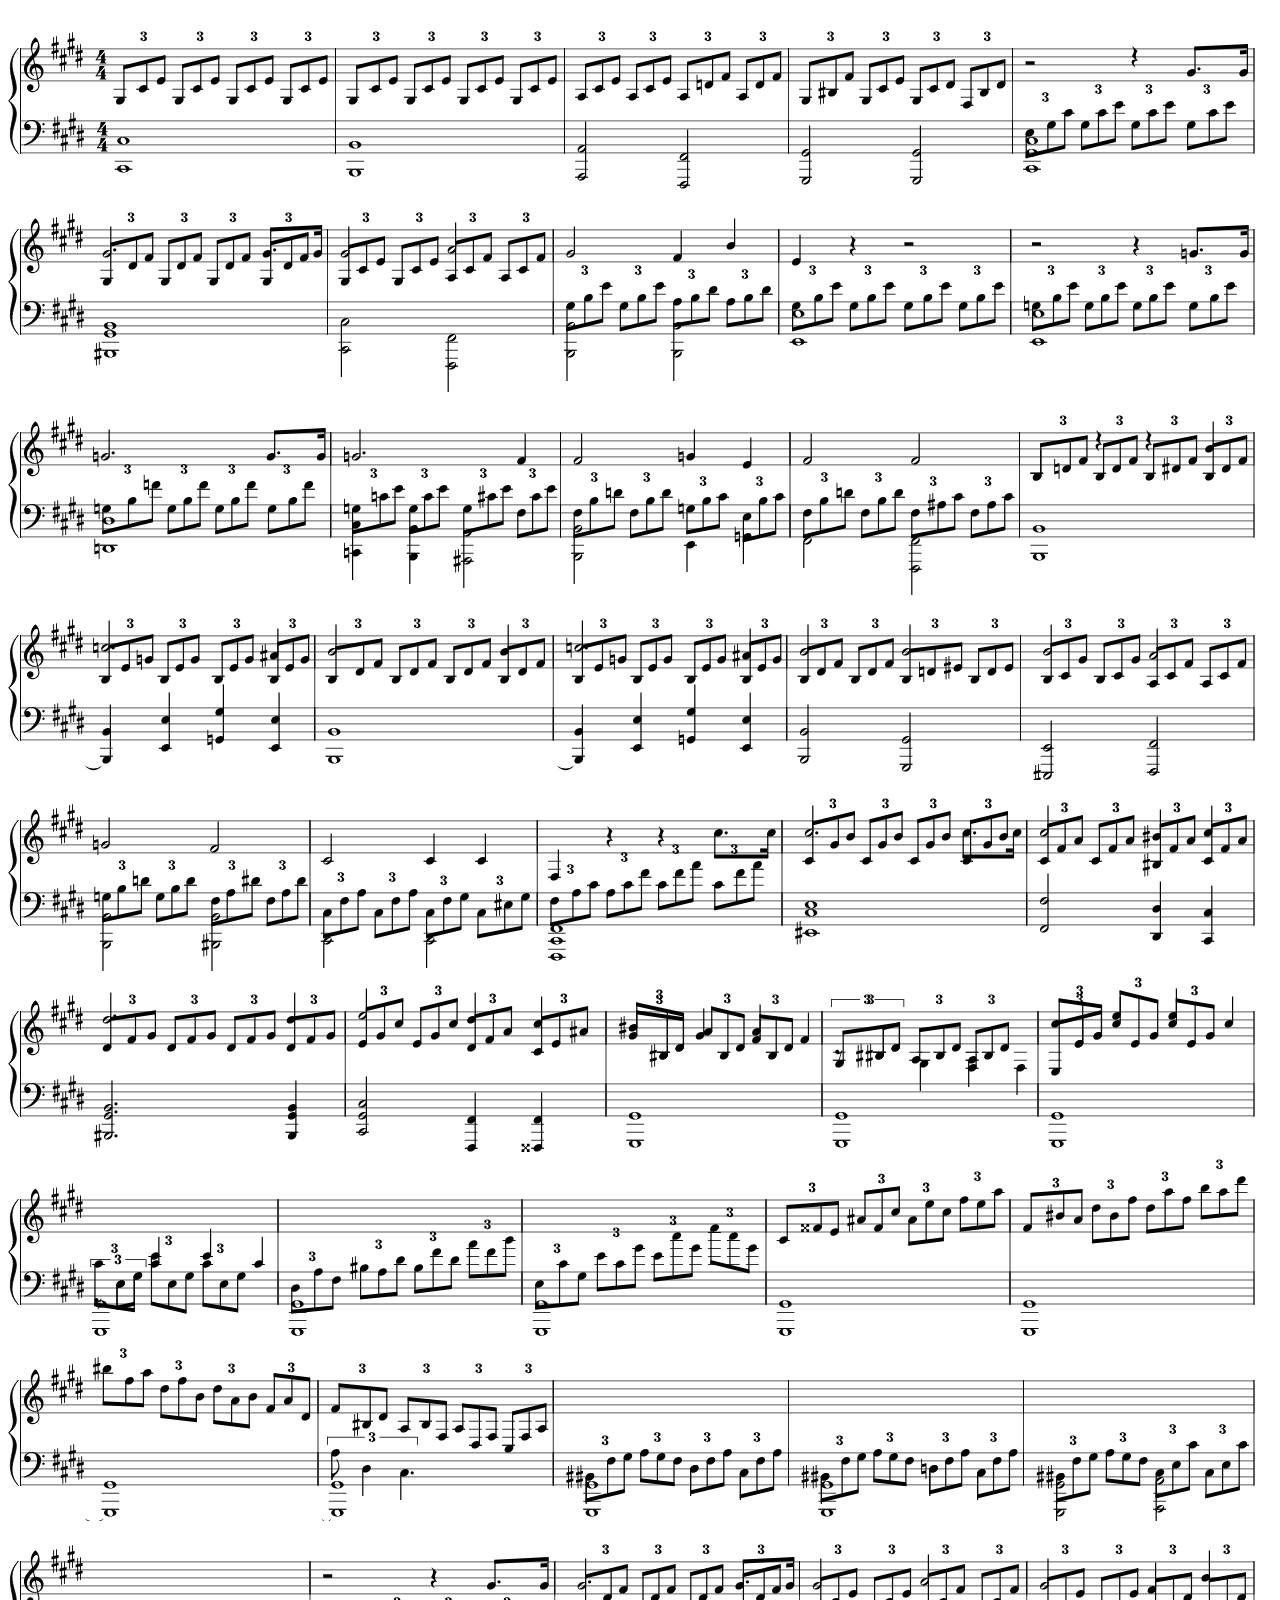
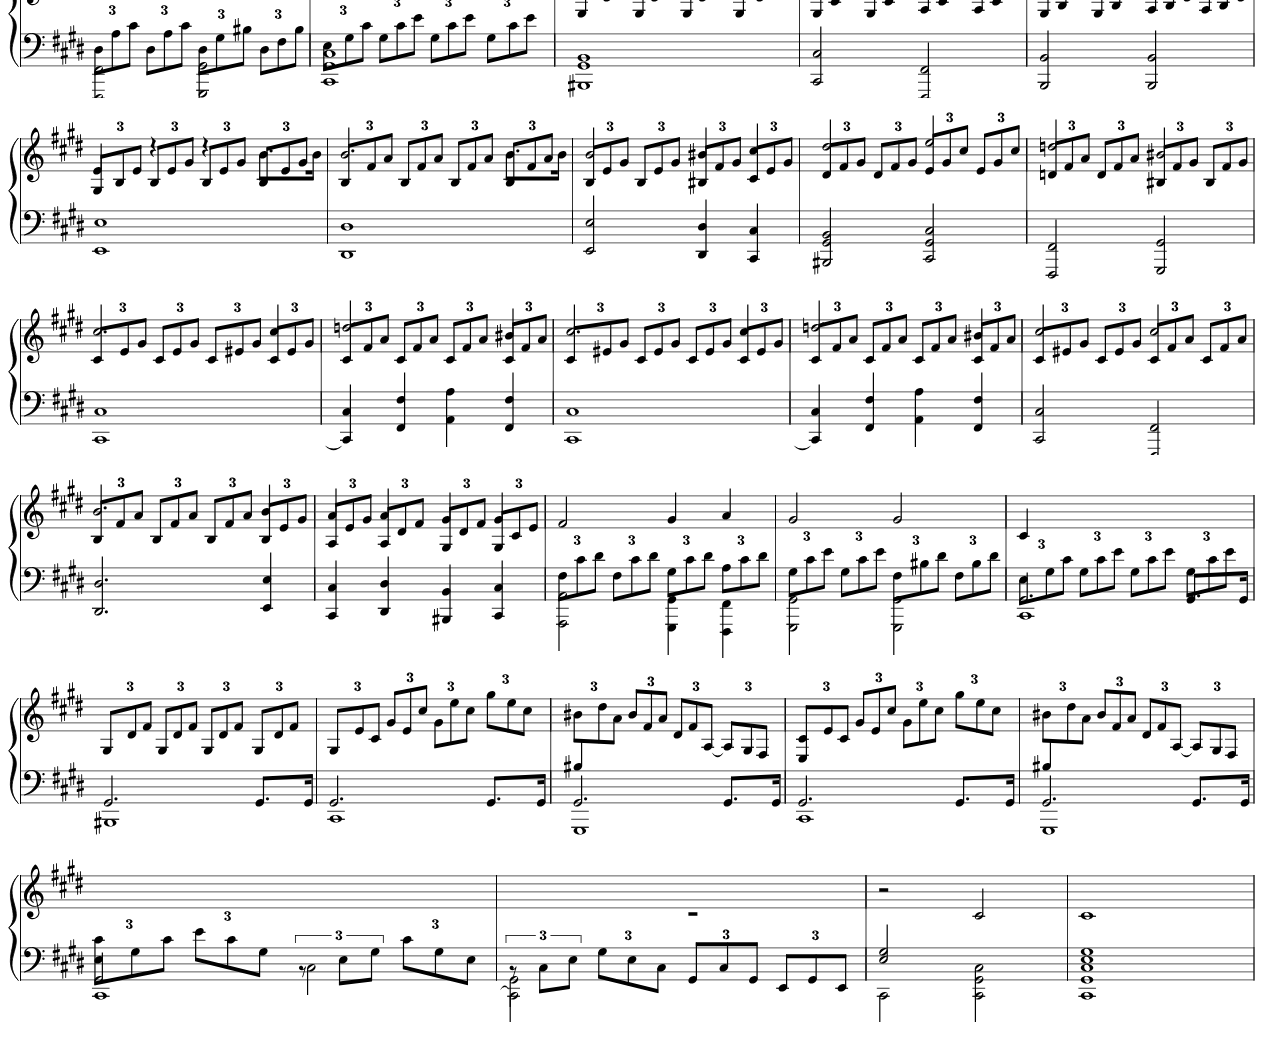
<file: src/main/VexFlow/vexflow-musicxml-master/demo/index.html>
<html>
<head>
  <title>VexFlow MusicXML Demo</title>
  <meta name="viewport" content="initial-scale = 1.0, minimum-scale = 1.0, maximum-scale = 1.0, user-scalable = no">

  <!-- VexFlow Compiled Source -->
  <!--<script src="../node_modules/vexflow/releases/vexflow-min.js"></script>-->
  <script src="../vexflow.musicxml.js"></script>

  <!-- Support Sources -->
  <script src="//ajax.googleapis.com/ajax/libs/jquery/1.11.1/jquery.min.js"></script>
  <!--<script src="../support/jquery.js"></script>-->
  <!--<script src="../support/raphael.js"></script>-->

  <style type="text/css">
    div.content {
      overflow: hidden;
      width: 100%;
      padding: 0; margin: 0;
    }
  </style>

  <script>
    var VexDocument = null;
    var VexFormatter = null;

    $.ajax({
      url: "beethoven_moonlight_m1.xml",
      success: function(data) {
        var start = new Date().getTime(); // time execution

        VexDocument = new Vex.Flow.Document(data);
        //console.log(VexDocument);
        var content = $(".content")[0];
        if (VexDocument) {
          VexFormatter = VexDocument.getFormatter();
          VexFormatter.draw(content);
        }
        var elapsed = (new Date().getTime() - start)/1000;
        var debouncedResize = null;
        $(window).resize(function() {
          if (! debouncedResize)
            debouncedResize = setTimeout(function() {
              VexFormatter.draw(content);
              debouncedResize = null;
            }, 500);
        });
      }
    });
  </script>
</head>

<body>
  <div class="content" id="viewer" style="padding-bottom: 5pt"></div>
</body>
</html>
</file>
